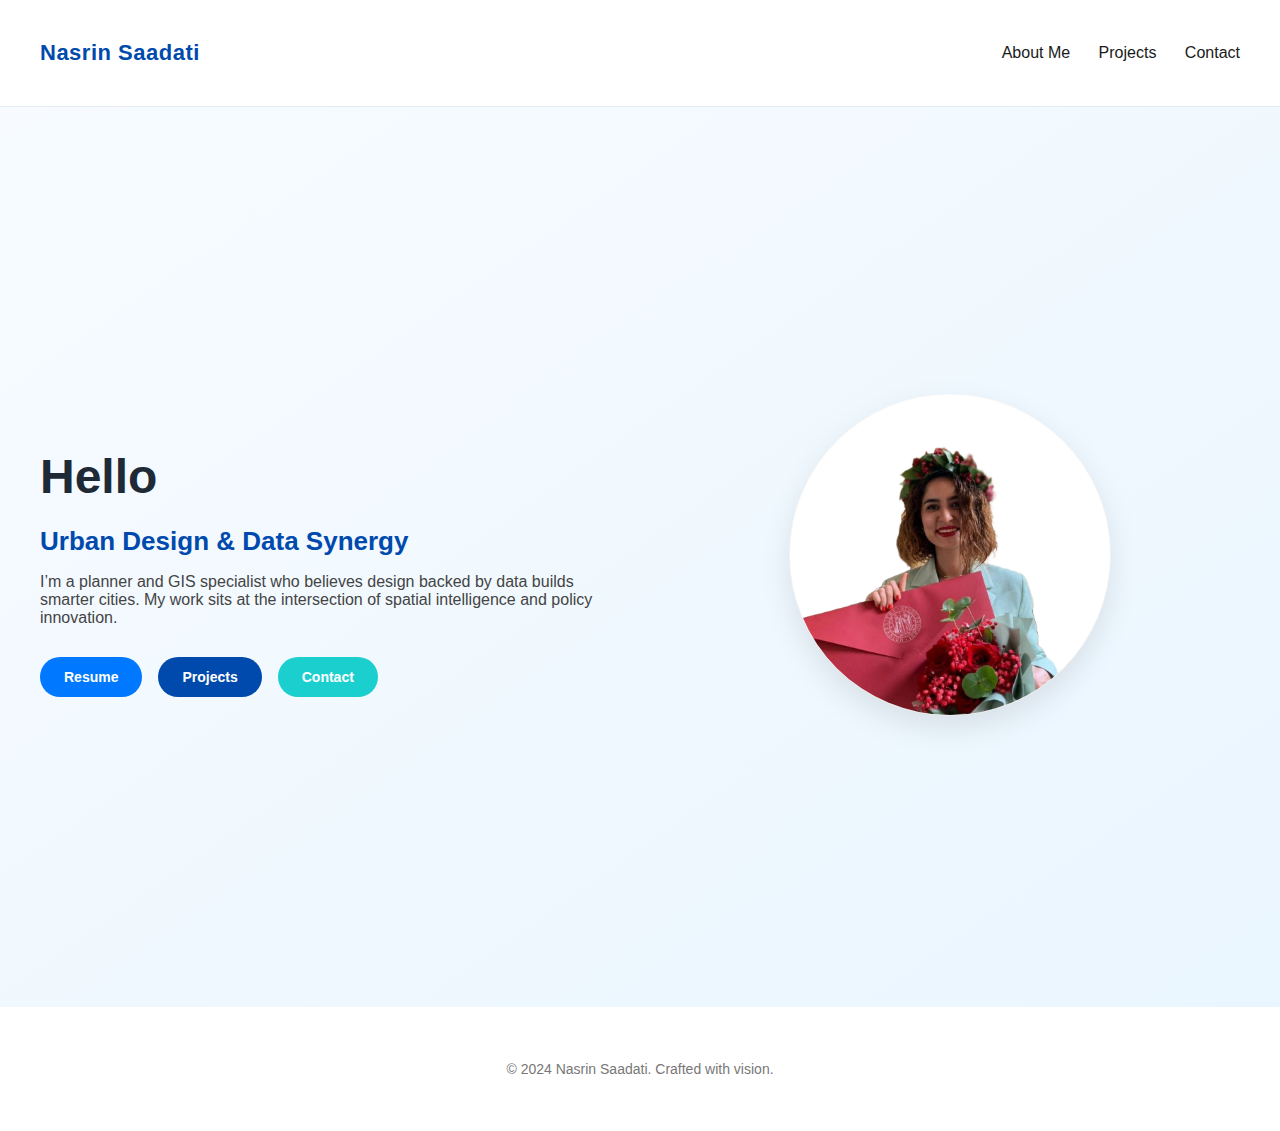
<file: index.html>
<!DOCTYPE html>
<html lang="en">
<head>
  <meta charset="UTF-8" />
  <meta name="viewport" content="width=device-width, initial-scale=1.0"/>
  <title>Nasrin Saadati - Urban Planner</title>
  <link rel="stylesheet" href="assets/css/style.css" />
</head>
<body>
  <header class="site-header">
    <div class="container nav-bar">
      <a class="logo-text" href="index.html">Nasrin Saadati</a>
      <nav>
        <a href="pages/about.html">About Me</a>
        <a href="pages/projects.html">Projects</a>
        <a href="pages/contact.html">Contact</a>
      </nav>
    </div>
  </header>

  <main class="hero-fullscreen">
    <div class="container hero-flex">
      <div class="left-content">
        <h1 class="hello">Hello</h1>
        <h2>Urban Design & Data Synergy</h2>
        <p>I’m a planner and GIS specialist who believes design backed by data builds smarter cities. My work sits at the intersection of spatial intelligence and policy innovation.</p>
        <div class="cta-buttons">
          <a href="assets/files/Nasrin_Saadati_Resume.pdf" class="pill resume" download>Resume</a>
          <a href="pages/projects.html" class="pill projects">Projects</a>
          <a href="pages/contact.html" class="pill contact">Contact</a>
        </div>
      </div>
      <div class="right-content circle-wrap">
        <img src="assets/images/ns.png" alt="Nasrin Saadati">
      </div>
    </div>
  </main>

  <footer class="footer minimal-footer">
    <div class="container">
      <p class="copyright">© 2024 Nasrin Saadati. Crafted with vision.</p>
    </div>
  </footer>
</body>
</html>
</file>
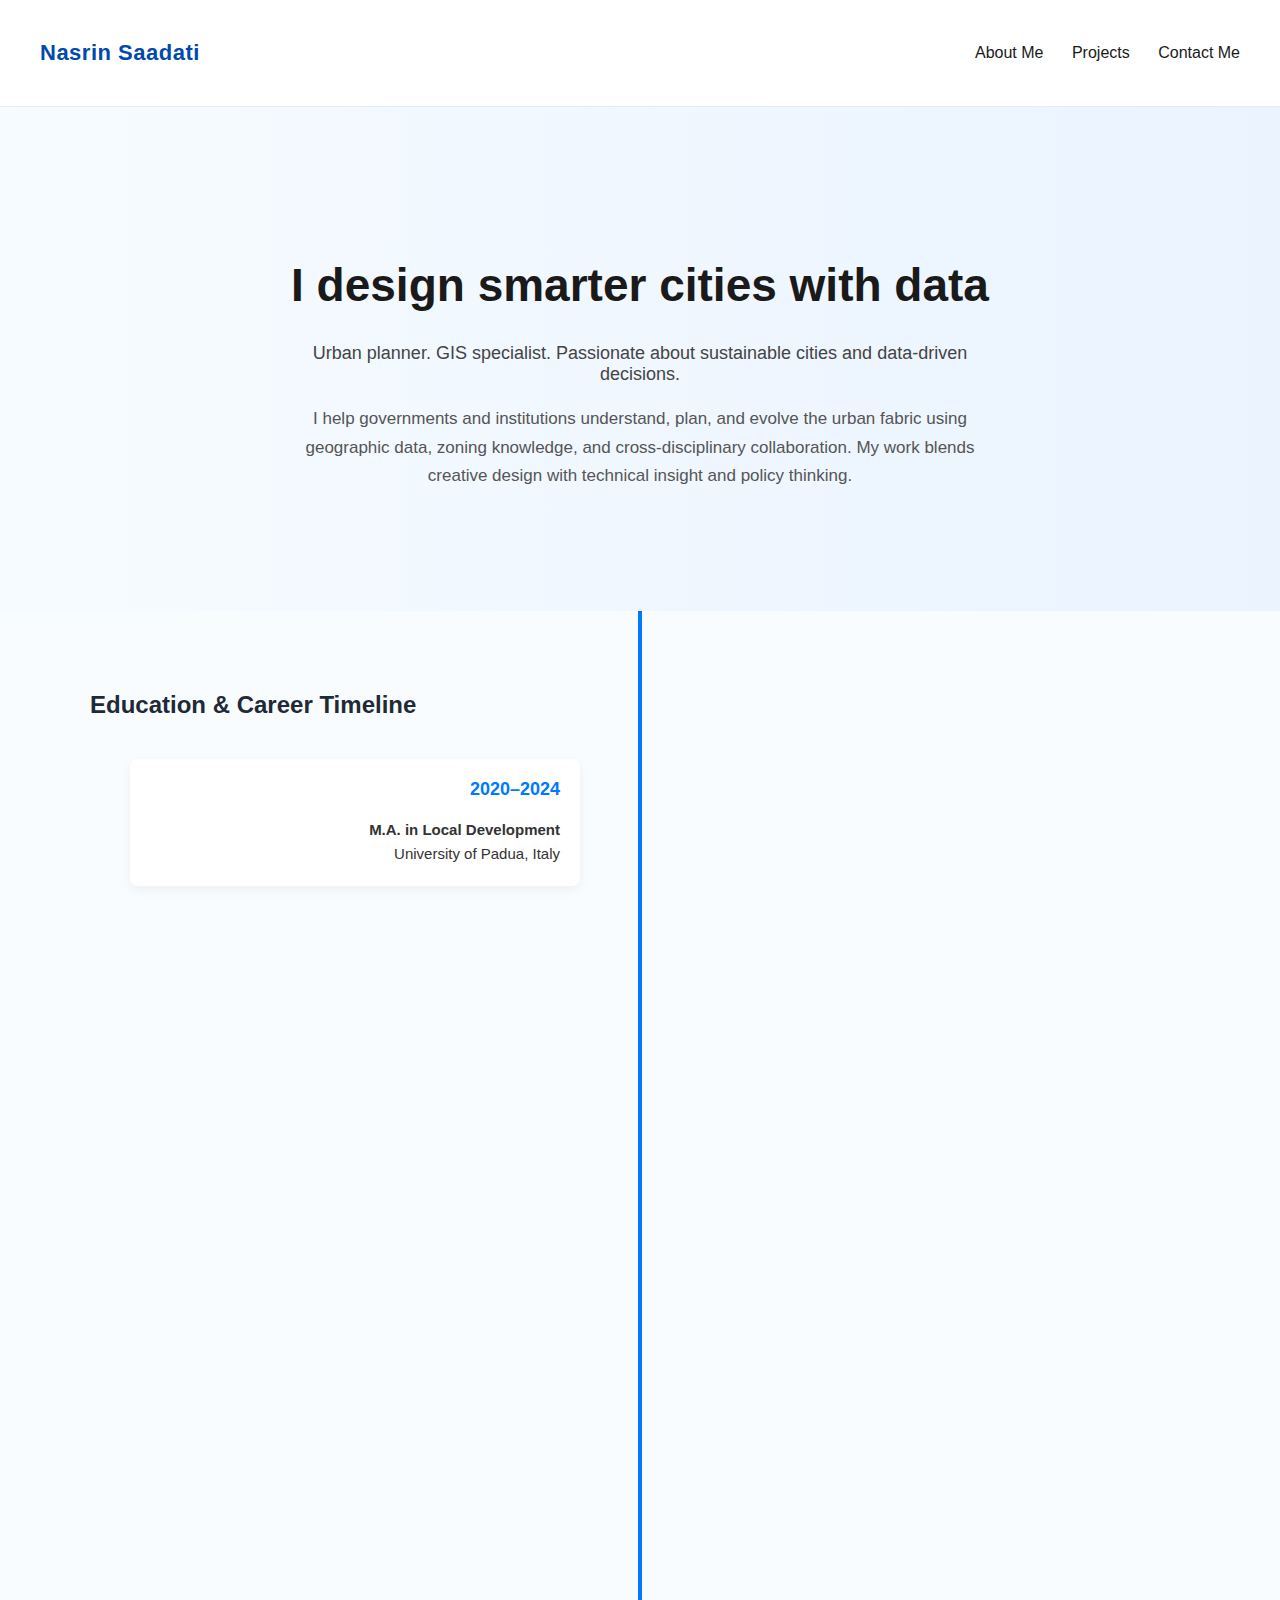
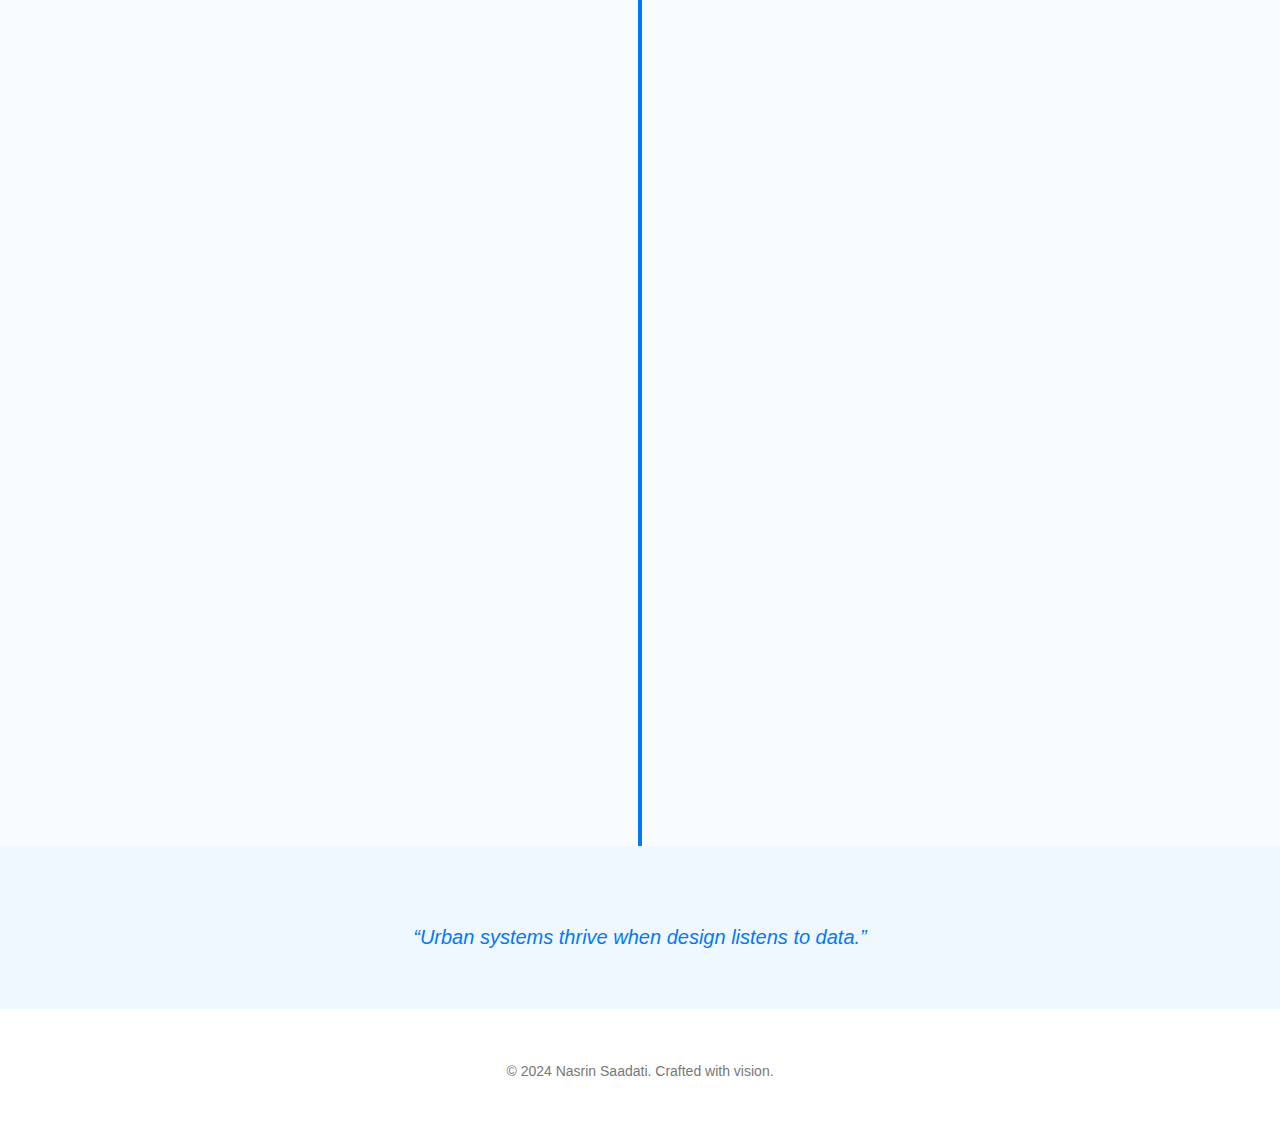
<file: pages/about.html>
<!DOCTYPE html>
<html lang="en">
<head>
  <meta charset="UTF-8" />
  <meta name="viewport" content="width=device-width, initial-scale=1.0"/>
  <title>About Me - Nasrin Saadati</title>
  <link rel="stylesheet" href="../assets/css/style.css" />
  <link rel="stylesheet" href="../assets/css/scroll.css" />
  <link rel="stylesheet" href="../assets/css/about.css" />
  <script src="../assets/js/scroll.js" defer></script>
</head>
<body>
  <header class="site-header">
    <div class="container nav-bar">
      <a class="logo-text" href="../index.html">Nasrin Saadati</a>
      <nav>
        <a href="about.html" class="active">About Me</a>
        <a href="projects.html">Projects</a>
        <a href="contact.html">Contact Me</a>
      </nav>
    </div>
  </header>

  <main class="timeline-wrapper">
    <section class="about-hero-alt">
      <div class="container">
        <h1>I design smarter cities with data</h1>
        <p class="lead-text">Urban planner. GIS specialist. Passionate about sustainable cities and data-driven decisions.</p>
        <p class="intro-text">
          I help governments and institutions understand, plan, and evolve the urban fabric using geographic data, zoning knowledge, and cross-disciplinary collaboration. My work blends creative design with technical insight and policy thinking.
        </p>
      </div>
    </section>

    <section class="timeline-container">
      <h2 class="section-heading">Education & Career Timeline</h2>
      <div class="timeline-line"></div>

      <!-- Education -->
      <div class="timeline-entry left reveal">
        <div class="content">
          <h3>2020–2024</h3>
          <p><strong>M.A. in Local Development</strong><br>University of Padua, Italy</p>
        </div>
      </div>
      <div class="timeline-entry right reveal">
        <div class="content">
          <h3>2014–2017</h3>
          <p><strong>M.A. in Regional Planning</strong><br>Islamic Azad University, Iran</p>
        </div>
      </div>
      <div class="timeline-entry left reveal">
        <div class="content">
          <h3>2008–2013</h3>
          <p><strong>B.Sc. in Urban Planning Engineering</strong><br>Islamic Azad University, Iran</p>
        </div>
      </div>

      <!-- Experience -->
      <div class="timeline-entry right reveal">
        <div class="content">
          <h3>2024 – Present</h3>
          <p><strong>Urban GIS Consultant</strong><br>City of Milan<br>Supporting spatial data workflows for zoning and planning.</p>
        </div>
      </div>
      <div class="timeline-entry left reveal">
        <div class="content">
          <h3>2023 – 2024</h3>
          <p><strong>GIS Analyst (Intern)</strong><br>Radboud University<br>Policy-based geospatial research using Python and QGIS.</p>
        </div>
      </div>
      <div class="timeline-entry right reveal">
        <div class="content">
          <h3>2020 – 2022</h3>
          <p><strong>Freelance Urban Planner</strong><br>Remote<br>Developed spatial plans, datasets, and visualizations for private clients.</p>
        </div>
      </div>
      <div class="timeline-entry left reveal">
        <div class="content">
          <h3>2017 – 2020</h3>
          <p><strong>Planning Assistant</strong><br>Tehran Municipality<br>Zoning and public space planning with GIS.</p>
        </div>
      </div>

      <!-- Certifications -->
      <div class="timeline-entry right reveal">
        <div class="content">
          <h3>Certifications</h3>
          <p>
            • Spatial Analysis – Esri<br>
            • GIS Mapping – University of Toronto<br>
            • Python for QGIS – LinkedIn Learning
          </p>
        </div>
      </div>

      <!-- Skills -->
      <div class="timeline-entry left reveal">
        <div class="content">
          <h3>Skills & Tools</h3>
          <p>
            ArcGIS, QGIS, Python, AutoCAD,<br>
            Land Use Planning, Urban Strategy
          </p>
        </div>
      </div>
    </section>

    <section class="quote-area">
      <div class="container">
        <blockquote>“Urban systems thrive when design listens to data.”</blockquote>
      </div>
    </section>
  </main>

  <footer class="footer minimal-footer">
    <div class="container">
      <p class="copyright">© 2024 Nasrin Saadati. Crafted with vision.</p>
    </div>
  </footer>
</body>
</html>
</file>
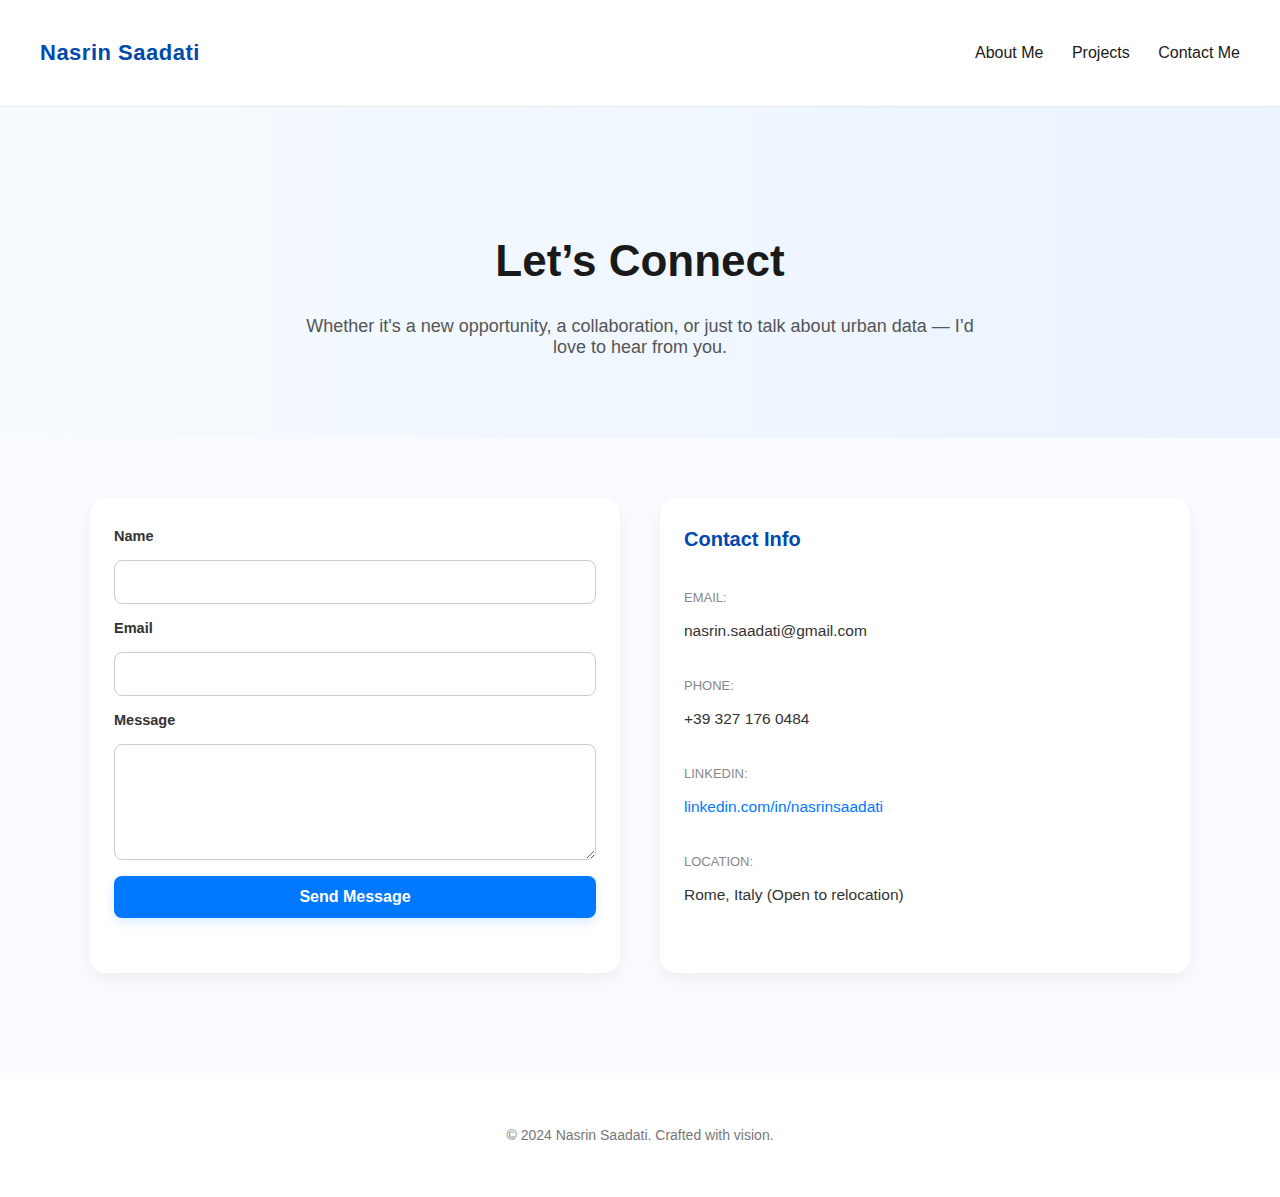
<file: pages/contact.html>
<!DOCTYPE html>
<html lang="en">
<head>
  <meta charset="UTF-8" />
  <meta name="viewport" content="width=device-width, initial-scale=1.0"/>
  <title>Contact Me - Nasrin Saadati</title>
  <link rel="stylesheet" href="../assets/css/style.css" />
  <link rel="stylesheet" href="../assets/css/scroll.css" />
  <link rel="stylesheet" href="../assets/css/contact.css" />
  <script src="../assets/js/scroll.js" defer></script>
</head>
<body>
  <header class="site-header">
    <div class="container nav-bar">
      <a class="logo-text" href="../index.html">Nasrin Saadati</a>
      <nav>
        <a href="about.html">About Me</a>
        <a href="projects.html">Projects</a>
        <a href="contact.html" class="active">Contact Me</a>
      </nav>
    </div>
  </header>

  <main class="contact-wrapper">
    <section class="contact-hero">
      <div class="container">
        <h1>Let’s Connect</h1>
        <p class="lead-text">Whether it's a new opportunity, a collaboration, or just to talk about urban data — I’d love to hear from you.</p>
      </div>
    </section>

    <section class="contact-grid container">
      <div class="contact-form reveal">
        <form action="#" method="POST">
          <label for="name">Name</label>
          <input type="text" id="name" name="name" required />

          <label for="email">Email</label>
          <input type="email" id="email" name="email" required />

          <label for="message">Message</label>
          <textarea id="message" name="message" rows="5" required></textarea>

          <button type="submit">Send Message</button>
        </form>
      </div>
      <div class="contact-info reveal">
        <h3>Contact Info</h3>
        <p><strong>Email:</strong><br>nasrin.saadati@gmail.com</p>
        <p><strong>Phone:</strong><br>+39 327 176 0484</p>
        <p><strong>LinkedIn:</strong><br><a href="https://www.linkedin.com/in/nasrinsaadati" target="_blank">linkedin.com/in/nasrinsaadati</a></p>
        <p><strong>Location:</strong><br>Rome, Italy (Open to relocation)</p>
      </div>
    </section>
  </main>

  <footer class="footer minimal-footer">
    <div class="container">
      <p class="copyright">© 2024 Nasrin Saadati. Crafted with vision.</p>
    </div>
  </footer>
</body>
</html>
</file>
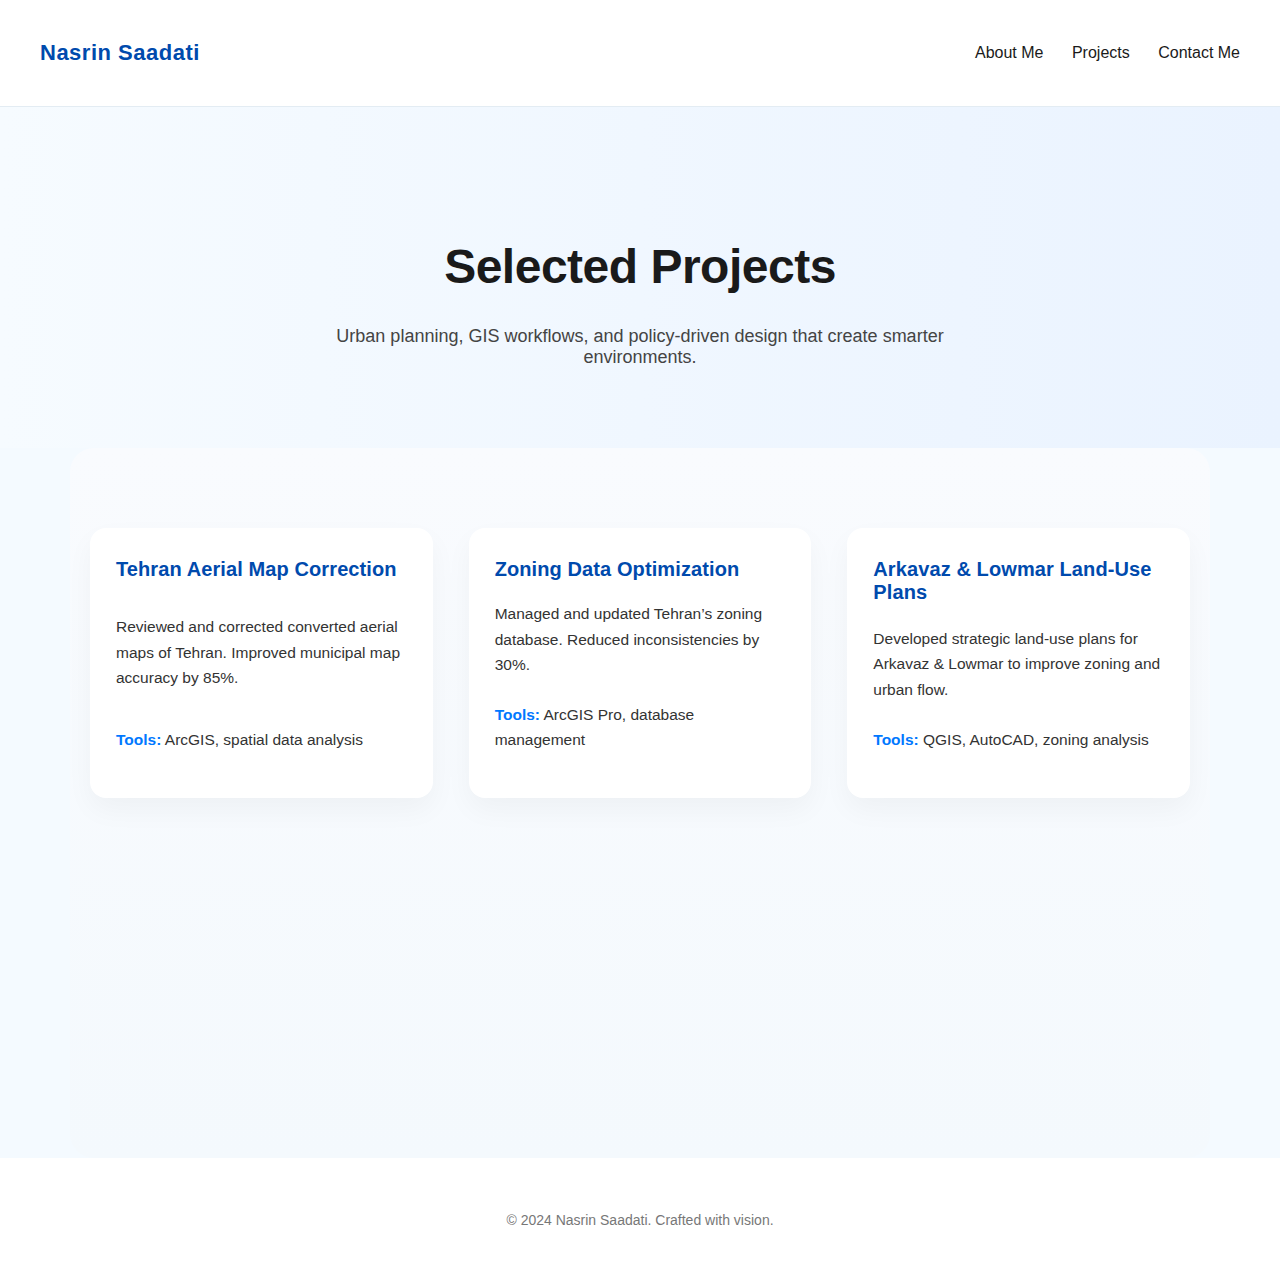
<file: pages/projects.html>
<!DOCTYPE html>
<html lang="en">
<head>
  <meta charset="UTF-8" />
  <meta name="viewport" content="width=device-width, initial-scale=1.0"/>
  <title>Projects - Nasrin Saadati</title>
  <link rel="stylesheet" href="../assets/css/style.css" />
  <link rel="stylesheet" href="../assets/css/scroll.css" />
  <link rel="stylesheet" href="../assets/css/projects.css" />
  <script src="../assets/js/scroll.js" defer></script>
</head>
<body>
  <header class="site-header">
    <div class="container nav-bar">
      <a class="logo-text" href="../index.html">Nasrin Saadati</a>
      <nav>
        <a href="about.html">About Me</a>
        <a href="projects.html" class="active">Projects</a>
        <a href="contact.html">Contact Me</a>
      </nav>
    </div>
  </header>

  <main class="projects-main">
    <section class="projects-hero">
      <div class="container text-center">
        <h1>Selected Projects</h1>
        <p class="lead-text">Urban planning, GIS workflows, and policy-driven design that create smarter environments.</p>
      </div>
    </section>

    <section class="project-grid container">
      <div class="project-card reveal">
        <h3>Tehran Aerial Map Correction</h3>
        <p>Reviewed and corrected converted aerial maps of Tehran. Improved municipal map accuracy by 85%.</p>
        <p><strong>Tools:</strong> ArcGIS, spatial data analysis</p>
      </div>

      <div class="project-card reveal">
        <h3>Zoning Data Optimization</h3>
        <p>Managed and updated Tehran’s zoning database. Reduced inconsistencies by 30%.</p>
        <p><strong>Tools:</strong> ArcGIS Pro, database management</p>
      </div>

      <div class="project-card reveal">
        <h3>Arkavaz & Lowmar Land-Use Plans</h3>
        <p>Developed strategic land-use plans for Arkavaz & Lowmar to improve zoning and urban flow.</p>
        <p><strong>Tools:</strong> QGIS, AutoCAD, zoning analysis</p>
      </div>

      <div class="project-card reveal">
        <h3>Urban Expansion Planning</h3>
        <p>Analyzed land suitability to guide sustainable urban growth and prevent unregulated sprawl.</p>
        <p><strong>Tools:</strong> GIS, land modeling</p>
      </div>

      <div class="project-card reveal">
        <h3>Thesis: Kentucky Coal Towns</h3>
        <p>Studied socioeconomic redevelopment and transformation of coal company towns in Kentucky.</p>
        <p><strong>Tools:</strong> Policy analysis, spatial data</p>
      </div>
    </section>
  </main>

  <footer class="footer minimal-footer">
    <div class="container">
      <p class="copyright">© 2024 Nasrin Saadati. Crafted with vision.</p>
    </div>
  </footer>
</body>
</html>
</file>
<file: assets/css/style.css>
body {
  margin: 0;
  font-family: 'Segoe UI', sans-serif;
  background: #f4faff;
  color: #1e2a36;
}

.container {
  max-width: 1200px;
  margin: auto;
  padding: 20px;
}

/* Header */
.site-header {
  background: #ffffff;
  border-bottom: 1px solid #e3ecf3;
  padding: 20px 0;
}

.nav-bar {
  display: flex;
  justify-content: space-between;
  align-items: center;
}

.logo-text {
  font-size: 22px;
  font-weight: 600;
  color: #004aad;
  letter-spacing: 0.5px;
  text-decoration: none;
}

nav a {
  margin-left: 24px;
  text-decoration: none;
  color: #1a1a1a;
  font-weight: 500;
}

nav a:hover {
  color: #0078ff;
}

/* Hero Section */
.hero-fullscreen {
  height: 100vh;
  background: linear-gradient(to bottom right, #f7fbff, #eaf6ff);
  display: flex;
  align-items: center;
}

.hero-flex {
  display: flex;
  align-items: center;
  justify-content: space-between;
  flex-wrap: wrap;
  gap: 40px;
}

.left-content {
  flex: 1;
  min-width: 300px;
}

.hello {
  font-size: 48px;
  margin-bottom: 10px;
  color: #1e2a36;
}

.left-content h2 {
  color: #004aad;
  font-size: 26px;
  margin-bottom: 10px;
}

.left-content p {
  color: #444;
  font-size: 16px;
  margin-bottom: 30px;
}

.cta-buttons {
  display: flex;
  gap: 16px;
  flex-wrap: wrap;
}

.pill {
  padding: 12px 24px;
  border-radius: 30px;
  font-size: 14px;
  font-weight: 600;
  text-decoration: none;
  color: white;
  transition: all 0.3s ease;
}

.resume {
  background: #0078ff;
}

.projects {
  background: #004aad;
}

.contact {
  background: #1ccfcf;
}

.pill:hover {
  transform: translateY(-2px);
  opacity: 0.9;
}

/* Image Styling */
.right-content {
  flex: 1;
  text-align: center;
}

.circle-wrap img {
  width: 320px;
  height: 320px;
  border-radius: 50%;
  object-fit: cover;
  box-shadow: 0 12px 32px rgba(0, 0, 0, 0.1), 0 0 0 1px #ffffff;
  background: #ffffff;
  transition: transform 0.3s ease;
}

.circle-wrap img:hover {
  transform: scale(1.08);
}

footer.footer {
  padding: 20px 0;
  background: #ffffff;
  text-align: center;
  font-size: 14px;
  color: #777;
}

copyright {
  font-size: 13px;
  color: #aaa;
}
</file>
<file: assets/css/scroll.css>
/* Animation base */
.reveal {
  opacity: 0;
  transform: translateY(40px);
  transition: all 0.6s ease;
}

/* When in view */
.reveal.active {
  opacity: 1;
  transform: none;
}
</file>
<file: assets/css/about.css>
/* About Hero Banner */
.about-hero-alt {
  background: linear-gradient(to right, #f6fbff, #eaf3ff);
  padding: 100px 20px 60px;
  text-align: center;
}

.about-hero-alt h1 {
  font-size: 46px;
  font-weight: 700;
  color: #1a1a1a;
}

.lead-text {
  font-size: 18px;
  color: #444;
  max-width: 700px;
  margin: 20px auto;
  font-weight: 400;
}

.intro-text {
  font-size: 17px;
  color: #555;
  max-width: 720px;
  margin: 0 auto 40px;
  line-height: 1.7;
}

/* Timeline */
.timeline-wrapper {
  background: #f8fcff;
  padding: 0;
  font-family: 'Segoe UI', sans-serif;
}

.timeline-container {
  position: relative;
  max-width: 1100px;
  margin: auto;
  padding: 60px 20px;
}

.timeline-line {
  position: absolute;
  top: 0;
  bottom: 0;
  left: 50%;
  width: 4px;
  background: #0078ff;
  transform: translateX(-50%);
  z-index: 1;
}

.timeline-entry {
  position: relative;
  width: 50%;
  padding: 20px 40px;
  box-sizing: border-box;
}

.timeline-entry .content {
  background: #fff;
  padding: 20px;
  border-radius: 8px;
  box-shadow: 0 4px 12px rgba(0,0,0,0.05);
  position: relative;
  z-index: 2;
}

.timeline-entry.left {
  left: 0;
  text-align: right;
  padding-right: 60px;
}

.timeline-entry.right {
  left: 50%;
  text-align: left;
  padding-left: 60px;
}

.timeline-entry h3 {
  margin-top: 0;
  color: #0078ff;
  font-size: 18px;
}

.timeline-entry p {
  margin: 10px 0 0;
  color: #333;
  line-height: 1.6;
  font-size: 15px;
}

/* Quote Section */
.quote-area {
  padding: 60px 20px 40px;
  background: #f0f8ff;
  text-align: center;
}

.quote-area blockquote {
  font-size: 20px;
  font-style: italic;
  color: #0078ff;
  max-width: 700px;
  margin: auto;
}

/* Responsive Adjustments */
@media (max-width: 768px) {
  .about-hero-alt h1 {
    font-size: 34px;
  }
  .timeline-entry,
  .timeline-entry.left,
  .timeline-entry.right {
    left: 0 !important;
    width: 100%;
    text-align: left;
    padding: 20px 20px;
  }
  .timeline-line {
    left: 20px;
  }
}

/* Skills Grid */
/* .skills-grid h2 {
  text-align: center;
  margin-bottom: 30px;
  color: #004aad;
}

.skill-cards {
  display: grid;
  grid-template-columns: repeat(auto-fit, minmax(220px, 1fr));
  gap: 16px;
  max-width: 800px;
  margin: 0 auto;
}

.skill-card {
  background: #ffffff;
  border-radius: 10px;
  padding: 16px 20px;
  box-shadow: 0 4px 12px rgba(0,0,0,0.05);
  font-size: 15px;
  color: #1e2a36;
} */


/* Certifications */
/* .certifications-block h2 {
  text-align: center;
  color: #004aad;
  margin-bottom: 20px;
}

.cert-list {
  list-style: disc;
  padding-left: 40px;
  font-size: 16px;
  color: #333;
  max-width: 720px;
  margin: 0 auto;
  line-height: 1.7;
} */
</file>
<file: assets/css/contact.css>
.contact-hero {
  background: linear-gradient(to right, #f6fbff, #eaf3ff);
  padding: 80px 20px 60px;
  text-align: center;
}

.contact-hero h1 {
  font-size: 44px;
  font-weight: 700;
  color: #1a1a1a;
}

.lead-text {
  font-size: 18px;
  color: #555;
  max-width: 700px;
  margin: 0 auto;
  font-weight: 400;
}

.contact-wrapper {
  background: #f9fbff;
  padding-bottom: 40px;
}

.contact-grid {
  display: grid;
  grid-template-columns: 1fr 1fr;
  gap: 40px;
  padding: 60px 20px;
  max-width: 1100px;
  margin: 0 auto;
}

/* Card Styling */
.contact-form,
.contact-info {
  background: #ffffff;
  padding: 30px 24px;
  border-radius: 16px;
  box-shadow: 0 6px 18px rgba(0,0,0,0.05);
}

/* Form Styles */
.contact-form form {
  display: flex;
  flex-direction: column;
  gap: 16px;
}

.contact-form label {
  font-weight: 600;
  font-size: 14.5px;
  color: #333;
}

.contact-form input,
.contact-form textarea {
  padding: 12px 14px;
  font-size: 16px;
  border-radius: 8px;
  border: 1px solid #ccc;
  font-family: inherit;
  transition: border 0.3s ease;
}

.contact-form input:focus,
.contact-form textarea:focus {
  border-color: #0078ff;
  outline: none;
}

.contact-form button {
  background-color: #0078ff;
  color: white;
  font-size: 16px;
  padding: 12px;
  border: none;
  border-radius: 8px;
  cursor: pointer;
  font-weight: 600;
  box-shadow: 0 4px 12px rgba(0,120,255,0.15);
  transition: background 0.3s ease;
}

.contact-form button:hover {
  background-color: #005bb5;
}

/* Contact Info Styles */
.contact-info h3 {
  margin-top: 0;
  color: #004aad;
  font-size: 20px;
}

.contact-info p {
  font-size: 15.5px;
  color: #333;
  margin: 40px 0px;
  line-height: 1;
}

.contact-info p strong {
  display: block;
  font-size: 13px;
  color: #888;
  text-transform: uppercase;
  margin-bottom: 4px;
  font-weight: 500;
}

.contact-info a {
  color: #0078ff;
  text-decoration: none;
}

.contact-info a:hover {
  text-decoration: underline;
}

/* Responsive Layout */
@media (max-width: 768px) {
  .contact-grid {
    grid-template-columns: 1fr;
  }
}
</file>
<file: assets/css/projects.css>
.projects-hero {
  background: linear-gradient(to right, #f6fbff, #eaf3ff);
  padding: 80px 20px 60px;
  text-align: center;
}

.projects-hero h1 {
  font-size: 48px;
  font-weight: 700;
  color: #1a1a1a;
  letter-spacing: -0.5px;
}

.lead-text {
  font-size: 18px;
  color: #444;
  max-width: 720px;
  margin: 0 auto;
  font-weight: 400;
}

.project-grid {
  display: grid;
  grid-template-columns: repeat(auto-fit, minmax(280px, 1fr));
  gap: 36px;
  max-width: 1100px;
  margin: 0 auto;
  padding: 80px 20px;
  justify-content: center;
  position: relative;
  background: linear-gradient(180deg, #f9fbfe 0%, #f4f9fd 100%);
  border-radius: 24px;
}

.project-card {
  background: #ffffff;
  border-radius: 16px;
  padding: 30px 26px;
  box-shadow: 0 12px 28px rgba(0, 0, 0, 0.04);
  transition: all 0.35s ease;
  display: flex;
  flex-direction: column;
  justify-content: space-between;
  opacity: 0;
  transform: translateY(50px) scale(0.96);
  animation: fadeInUp 0.6s ease forwards;
}

.project-card:nth-child(1) { animation-delay: 0.1s; }
.project-card:nth-child(2) { animation-delay: 0.2s; }
.project-card:nth-child(3) { animation-delay: 0.3s; }
.project-card:nth-child(4) { animation-delay: 0.4s; }
.project-card:nth-child(5) { animation-delay: 0.5s; }

.project-card h3 {
  color: #004aad;
  font-size: 20px;
  font-weight: 700;
  letter-spacing: 0.1px;
  margin-top: 0;
  margin-bottom: 12px;
}

.project-card p {
  color: #333;
  font-size: 15.5px;
  line-height: 1.65;
  margin-top: 8px;
}

.project-card strong {
  color: #0078ff;
  font-weight: 600;
}

/* Scroll-in animation */
@keyframes fadeInUp {
  to {
    opacity: 1;
    transform: translateY(0) scale(1);
  }
}

.project-card:hover {
  transform: translateY(-4px);
  box-shadow: 0 14px 30px rgba(0, 0, 0, 0.06);
}

/* Tags (prep for filtering) */
.tag {
  display: inline-block;
  background: #e8f1ff;
  color: #004aad;
  font-size: 13px;
  padding: 4px 10px;
  margin-right: 6px;
  border-radius: 6px;
  margin-top: 8px;
  font-weight: 500;
}
</file>
